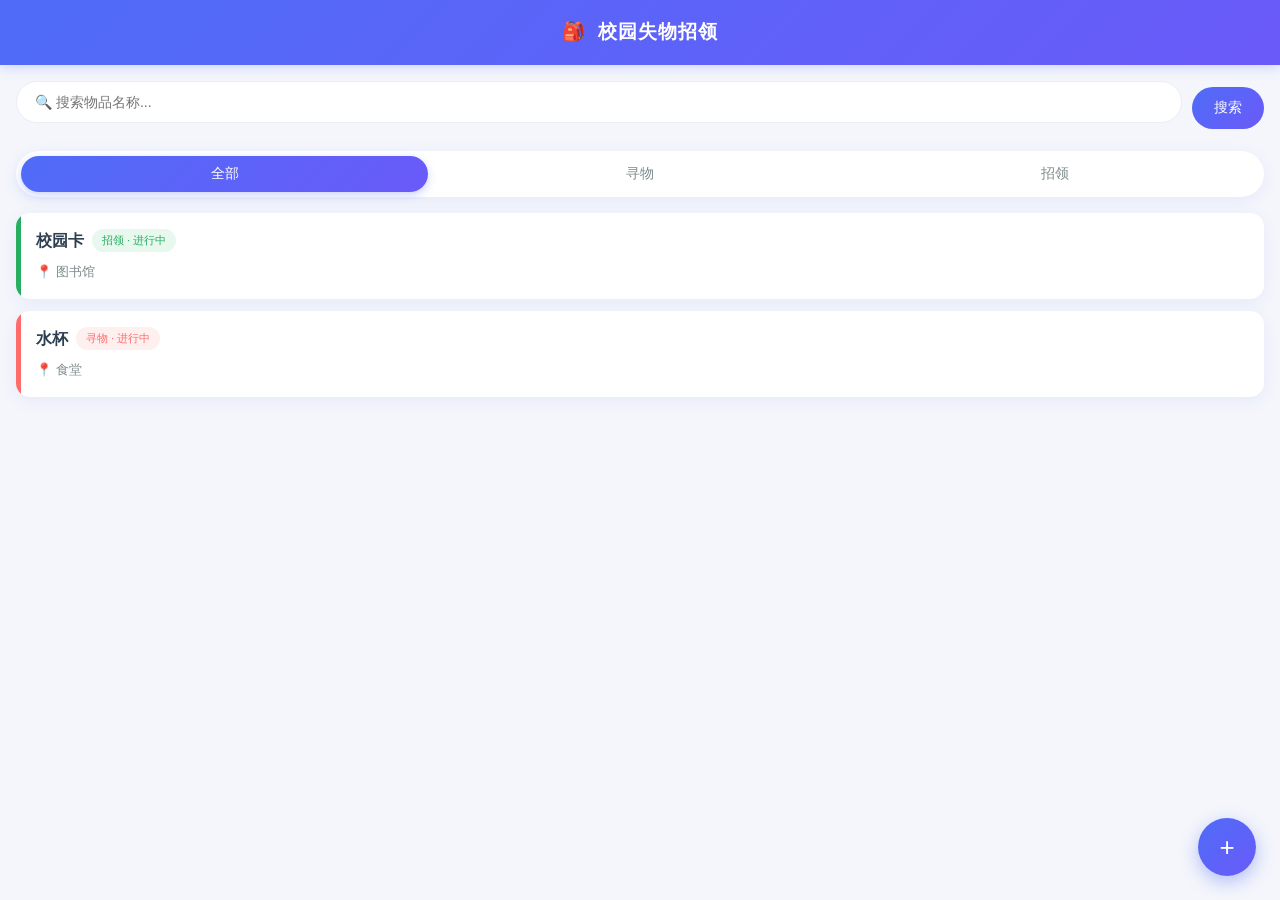
<file: index.html>
<!DOCTYPE html>
<html lang="zh-CN">
<head>
    <meta charset="UTF-8">
    <meta name="viewport" content="width=device-width, initial-scale=1.0, maximum-scale=1.0, user-scalable=no">
    <title>校园失物招领</title>
    <link rel="stylesheet" href="style.css">
</head>
<body>
    <!-- 顶部导航 -->
    <div class="header">校园失物招领</div>

    <!-- 页面1：首页 -->
    <div id="page-home" class="page active">
        <div class="search-bar">
            <input type="text" id="search-input" placeholder="🔍 搜索物品名称...">
            <button onclick="goSearch()">搜索</button>
        </div>
        <div class="tabs">
            <button onclick="filterType('all')" class="tab active">全部</button>
            <button onclick="filterType('lost')" class="tab">寻物</button>
            <button onclick="filterType('found')" class="tab">招领</button>
        </div>
        <div id="item-list" class="list-container"></div>
        <button class="fab" onclick="showPage('page-publish')">+</button>
    </div>

    <!-- 页面2：发布页 -->
    <div id="page-publish" class="page">
        <div class="form-group">
            <h3>📝 发布信息</h3>
            <select id="pub-type">
                <option value="lost">寻物启事</option>
                <option value="found">失物招领</option>
            </select>
            <input type="text" id="pub-name" placeholder="物品名称（如：校园卡）">
            <input type="text" id="pub-place" placeholder="地点（如：图书馆）">
            <input type="text" id="pub-contact" placeholder="联系方式（微信/电话）">
            <textarea id="pub-desc" placeholder="补充描述..."></textarea>
        </div>
        <button class="btn-primary" onclick="publishItem()">立即发布</button>
        <button class="btn-secondary" onclick="showPage('page-home')">返回首页</button>
    </div>

    <!-- 页面3：搜索页 -->
    <div id="page-search" class="page">
        <div class="page-title">🔍 搜索结果</div>
        <div id="search-results" class="list-container"></div>
        <button class="btn-secondary" onclick="showPage('page-home')">返回首页</button>
    </div>

    <!-- 页面4：详情页 -->
    <div id="page-detail" class="page">
        <div id="detail-content"></div>
        <button class="btn-primary" id="btn-contact" onclick="copyContact()">复制联系方式</button>
        <button class="btn-success" id="btn-update" onclick="updateStatus()">标记为已找到/已归还</button>
        <button class="btn-secondary" onclick="showPage('page-home')">返回首页</button>
    </div>

    <script src="script.js"></script>
</body>
</html>
</file>
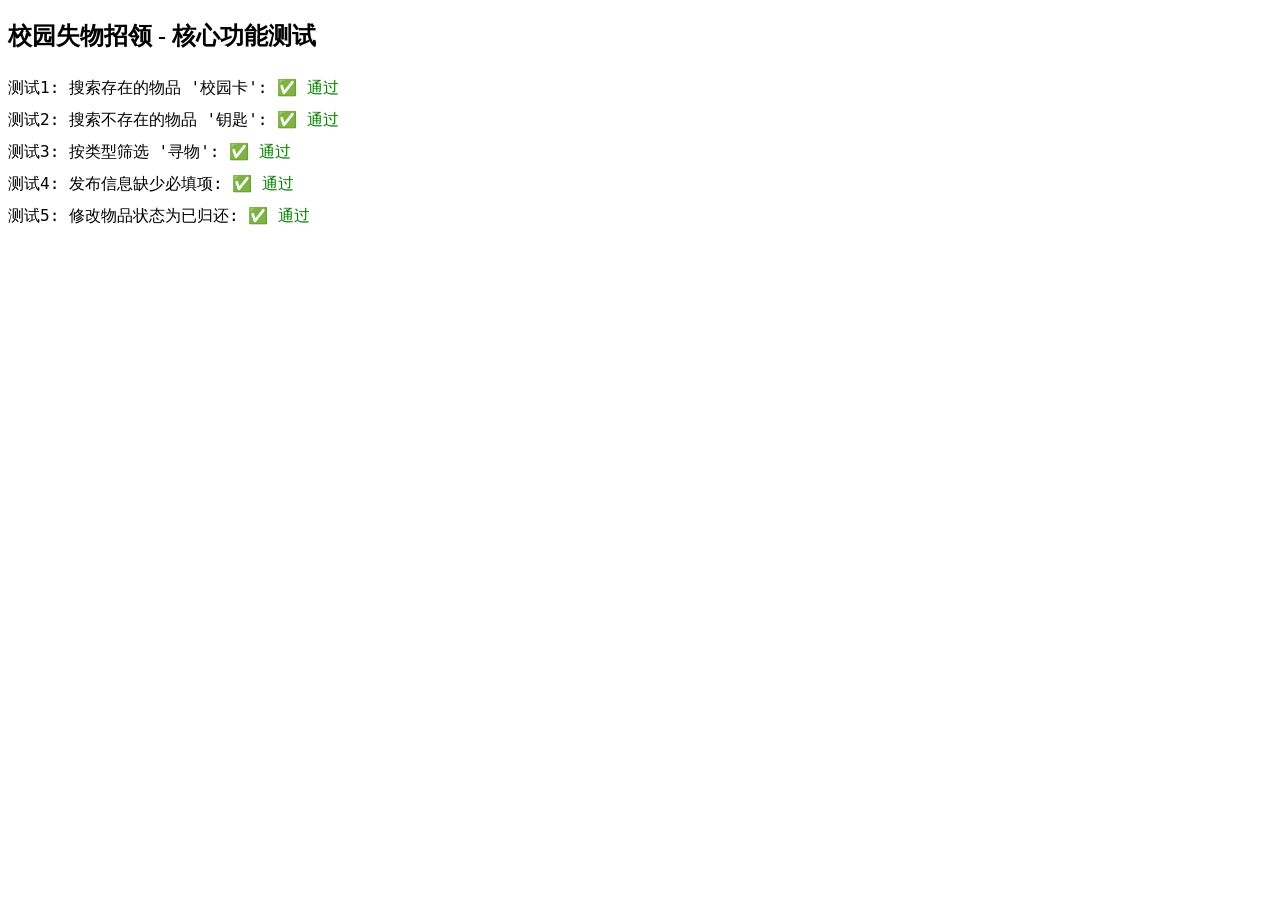
<file: test.html>
<!DOCTYPE html>
<html>
<head><meta charset="UTF-8"><title>单元测试</title></head>
<body>
    <h2>校园失物招领 - 核心功能测试</h2>
    <div id="results" style="font-family: monospace; font-size: 16px; line-height: 2;"></div>
    <script>
        const results = [];
        // 模拟数据与逻辑（从script.js拷过来的简化版）
        let items = [
            { id: 1, type: 'found', name: '校园卡', place: '图书馆', contact: 'wx:12345', desc: '在二楼捡到', status: 'active' },
            { id: 2, type: 'lost', name: '水杯', place: '食堂', contact: 'tel:13800000000', desc: '粉色保温杯', status: 'active' }
        ];
        function searchItems(keyword) { return items.filter(i => i.name.toLowerCase().includes(keyword.toLowerCase())); }
        function addItem(name, place) { if(!name || !place) return false; items.push({id: Date.now(), name, place}); return true; }
        function updateStatus(id) { const item = items.find(i => i.id === id); if(item) { item.status = 'done'; return true;} return false; }

        // 5个测试用例
        results.push(["测试1: 搜索存在的物品 '校园卡'", searchItems('校园卡').length === 1 ? "✅ 通过" : "❌ 失败"]);
        results.push(["测试2: 搜索不存在的物品 '钥匙'", searchItems('钥匙').length === 0 ? "✅ 通过" : "❌ 失败"]);
        results.push(["测试3: 按类型筛选 '寻物'", items.filter(i => i.type === 'lost').length === 1 ? "✅ 通过" : "❌ 失败"]);
        results.push(["测试4: 发布信息缺少必填项", addItem('雨伞', '') === false ? "✅ 通过" : "❌ 失败"]);
        results.push(["测试5: 修改物品状态为已归还", updateStatus(1) && items[0].status === 'done' ? "✅ 通过" : "❌ 失败"]);

        document.getElementById('results').innerHTML = results.map(r => `<div>${r[0]}: <span style="color:${r[1].includes('✅')?'green':'red'}">${r[1]}</span></div>`).join('');
    </script>
</body>
</html>
</file>
<file: style.css>
* { box-sizing: border-box; margin: 0; padding: 0; -webkit-tap-highlight-color: transparent; }

:root {
    --primary: #4f6cf7;
    --primary-dark: #3b54d4;
    --primary-light: #eef1ff;
    --lost: #ff6b6b;
    --lost-light: #fff0f0;
    --found: #27ae60;
    --found-light: #e8f8ef;
    --text: #2c3e50;
    --text-light: #7f8c8d;
    --bg: #f4f6fb;
    --card: #ffffff;
    --border: #eceef3;
    --shadow: 0 4px 16px rgba(79, 108, 247, 0.08);
    --shadow-hover: 0 8px 24px rgba(79, 108, 247, 0.16);
    --radius: 14px;
}

body {
    font-family: -apple-system, "PingFang SC", "Microsoft YaHei", sans-serif;
    background: var(--bg);
    color: var(--text);
    padding-bottom: 80px;
    line-height: 1.5;
}

/* 顶部导航 */
.header {
    background: linear-gradient(135deg, var(--primary) 0%, #6a5af9 100%);
    color: white;
    text-align: center;
    padding: 18px 15px;
    font-size: 19px;
    font-weight: 600;
    position: sticky;
    top: 0;
    z-index: 10;
    box-shadow: 0 2px 12px rgba(79, 108, 247, 0.25);
    letter-spacing: 1px;
}
.header::before { content: "🎒 "; margin-right: 4px; }

/* 页面切换 */
.page { display: none; padding: 16px; animation: fadeIn 0.25s ease; }
.page.active { display: block; }
@keyframes fadeIn { from { opacity: 0; transform: translateY(6px); } to { opacity: 1; transform: translateY(0); } }

/* 搜索栏 */
.search-bar {
    display: flex;
    gap: 10px;
    margin-bottom: 16px;
    align-items: center;
}
.search-bar input {
    flex: 1;
    padding: 12px 18px;
    border: 1px solid var(--border);
    border-radius: 24px;
    outline: none;
    font-size: 14px;
    background: var(--card);
    transition: all 0.2s;
}
.search-bar input:focus { border-color: var(--primary); box-shadow: 0 0 0 3px var(--primary-light); }
.search-bar button {
    padding: 12px 22px;
    background: linear-gradient(135deg, var(--primary), #6a5af9);
    color: white;
    border: none;
    border-radius: 24px;
    font-size: 14px;
    font-weight: 500;
    cursor: pointer;
    transition: transform 0.15s;
}
.search-bar button:active { transform: scale(0.94); }

/* 分类 Tab */
.tabs {
    display: flex;
    gap: 8px;
    margin-bottom: 16px;
    background: white;
    padding: 5px;
    border-radius: 24px;
    box-shadow: var(--shadow);
}
.tab {
    flex: 1;
    padding: 9px;
    background: transparent;
    border: none;
    border-radius: 20px;
    font-size: 14px;
    color: var(--text-light);
    cursor: pointer;
    transition: all 0.25s;
}
.tab.active {
    background: linear-gradient(135deg, var(--primary), #6a5af9);
    color: white;
    font-weight: 500;
    box-shadow: 0 3px 8px rgba(79, 108, 247, 0.3);
}

/* 列表 */
.list-container { display: flex; flex-direction: column; gap: 12px; }

/* 卡片 */
.card {
    background: var(--card);
    padding: 16px 16px 16px 20px;
    border-radius: var(--radius);
    box-shadow: var(--shadow);
    position: relative;
    overflow: hidden;
    cursor: pointer;
    transition: transform 0.2s, box-shadow 0.2s;
}
.card:hover { transform: translateY(-2px); box-shadow: var(--shadow-hover); }
.card::before {
    content: "";
    position: absolute;
    left: 0; top: 0; bottom: 0;
    width: 5px;
}
.card.lost::before { background: var(--lost); }
.card.found::before { background: var(--found); }
.card h4 { margin-bottom: 6px; color: var(--text); font-size: 16px; display: flex; align-items: center; gap: 8px; flex-wrap: wrap; }
.card p { font-size: 13px; color: var(--text-light); }
.card .status {
    font-size: 11px;
    padding: 3px 10px;
    border-radius: 12px;
    font-weight: 500;
}
.card .status.lost-tag { background: var(--lost-light); color: var(--lost); }
.card .status.found-tag { background: var(--found-light); color: var(--found); }
.card .status.done { background: #f0f0f0; color: #999; }
.card .place { display: inline-flex; align-items: center; gap: 4px; }

/* 空状态 */
.empty-state {
    text-align: center;
    padding: 50px 20px;
    color: var(--text-light);
}
.empty-state .icon { font-size: 48px; display: block; margin-bottom: 12px; opacity: 0.6; }

/* 悬浮按钮 */
.fab {
    position: fixed;
    bottom: 24px;
    right: 24px;
    width: 58px;
    height: 58px;
    border-radius: 50%;
    background: linear-gradient(135deg, var(--primary), #6a5af9);
    color: white;
    font-size: 26px;
    border: none;
    box-shadow: 0 6px 18px rgba(79, 108, 247, 0.4);
    cursor: pointer;
    transition: transform 0.2s;
    z-index: 9;
}
.fab:active { transform: scale(0.9) rotate(90deg); }

/* 表单 */
.form-group {
    background: var(--card);
    padding: 18px;
    border-radius: var(--radius);
    box-shadow: var(--shadow);
    margin-bottom: 16px;
}
.form-group h3 { margin-bottom: 14px; font-size: 17px; color: var(--text); }
input, select, textarea {
    width: 100%;
    padding: 13px 15px;
    margin-bottom: 12px;
    border: 1px solid var(--border);
    border-radius: 10px;
    font-size: 14px;
    background: #fafbfe;
    outline: none;
    transition: all 0.2s;
    font-family: inherit;
}
input:focus, select:focus, textarea:focus { border-color: var(--primary); background: white; box-shadow: 0 0 0 3px var(--primary-light); }
textarea { height: 90px; resize: none; }
select { appearance: none; background-image: url("data:image/svg+xml,%3Csvg xmlns='http://www.w3.org/2000/svg' width='12' height='8' viewBox='0 0 12 8'%3E%3Cpath fill='%237f8c8d' d='M6 8L0 0h12z'/%3E%3C/svg%3E"); background-repeat: no-repeat; background-position: right 15px center; padding-right: 38px; }

/* 按钮 */
.btn-primary, .btn-secondary, .btn-success {
    width: 100%;
    padding: 13px;
    border: none;
    border-radius: 10px;
    font-size: 15px;
    font-weight: 500;
    cursor: pointer;
    transition: transform 0.15s, opacity 0.2s;
    margin-bottom: 10px;
}
.btn-primary { background: linear-gradient(135deg, var(--primary), #6a5af9); color: white; box-shadow: 0 4px 12px rgba(79, 108, 247, 0.3); }
.btn-success { background: linear-gradient(135deg, var(--found), #2ecc71); color: white; box-shadow: 0 4px 12px rgba(39, 174, 96, 0.3); }
.btn-secondary { background: #f0f2f7; color: var(--text); }
.btn-primary:active, .btn-secondary:active, .btn-success:active { transform: scale(0.97); }

/* 详情页 */
.detail-card {
    background: var(--card);
    border-radius: var(--radius);
    box-shadow: var(--shadow);
    overflow: hidden;
    margin-bottom: 16px;
}
.detail-card .detail-header { padding: 22px 18px; color: white; }
.detail-card .detail-header.lost { background: linear-gradient(135deg, var(--lost), #ff8787); }
.detail-card .detail-header.found { background: linear-gradient(135deg, var(--found), #2ecc71); }
.detail-card .detail-header .title { font-size: 20px; font-weight: 600; margin-bottom: 6px; }
.detail-card .detail-header .tag { font-size: 13px; opacity: 0.9; }
.detail-card .detail-body { padding: 18px; }
.detail-card .detail-row { display: flex; padding: 10px 0; border-bottom: 1px solid var(--border); font-size: 14px; }
.detail-card .detail-row:last-child { border-bottom: none; }
.detail-card .detail-row .label { width: 70px; color: var(--text-light); flex-shrink: 0; }
.detail-card .detail-row .value { color: var(--text); flex: 1; word-break: break-all; }
.detail-card .detail-status {
    display: inline-block;
    margin-top: 12px;
    padding: 4px 12px;
    border-radius: 12px;
    font-size: 12px;
}
.detail-card .detail-status.active { background: var(--primary-light); color: var(--primary); }
.detail-card .detail-status.done { background: #f0f0f0; color: #999; }

/* 页面标题 */
.page-title { font-size: 18px; font-weight: 600; margin-bottom: 14px; color: var(--text); }
</file>
